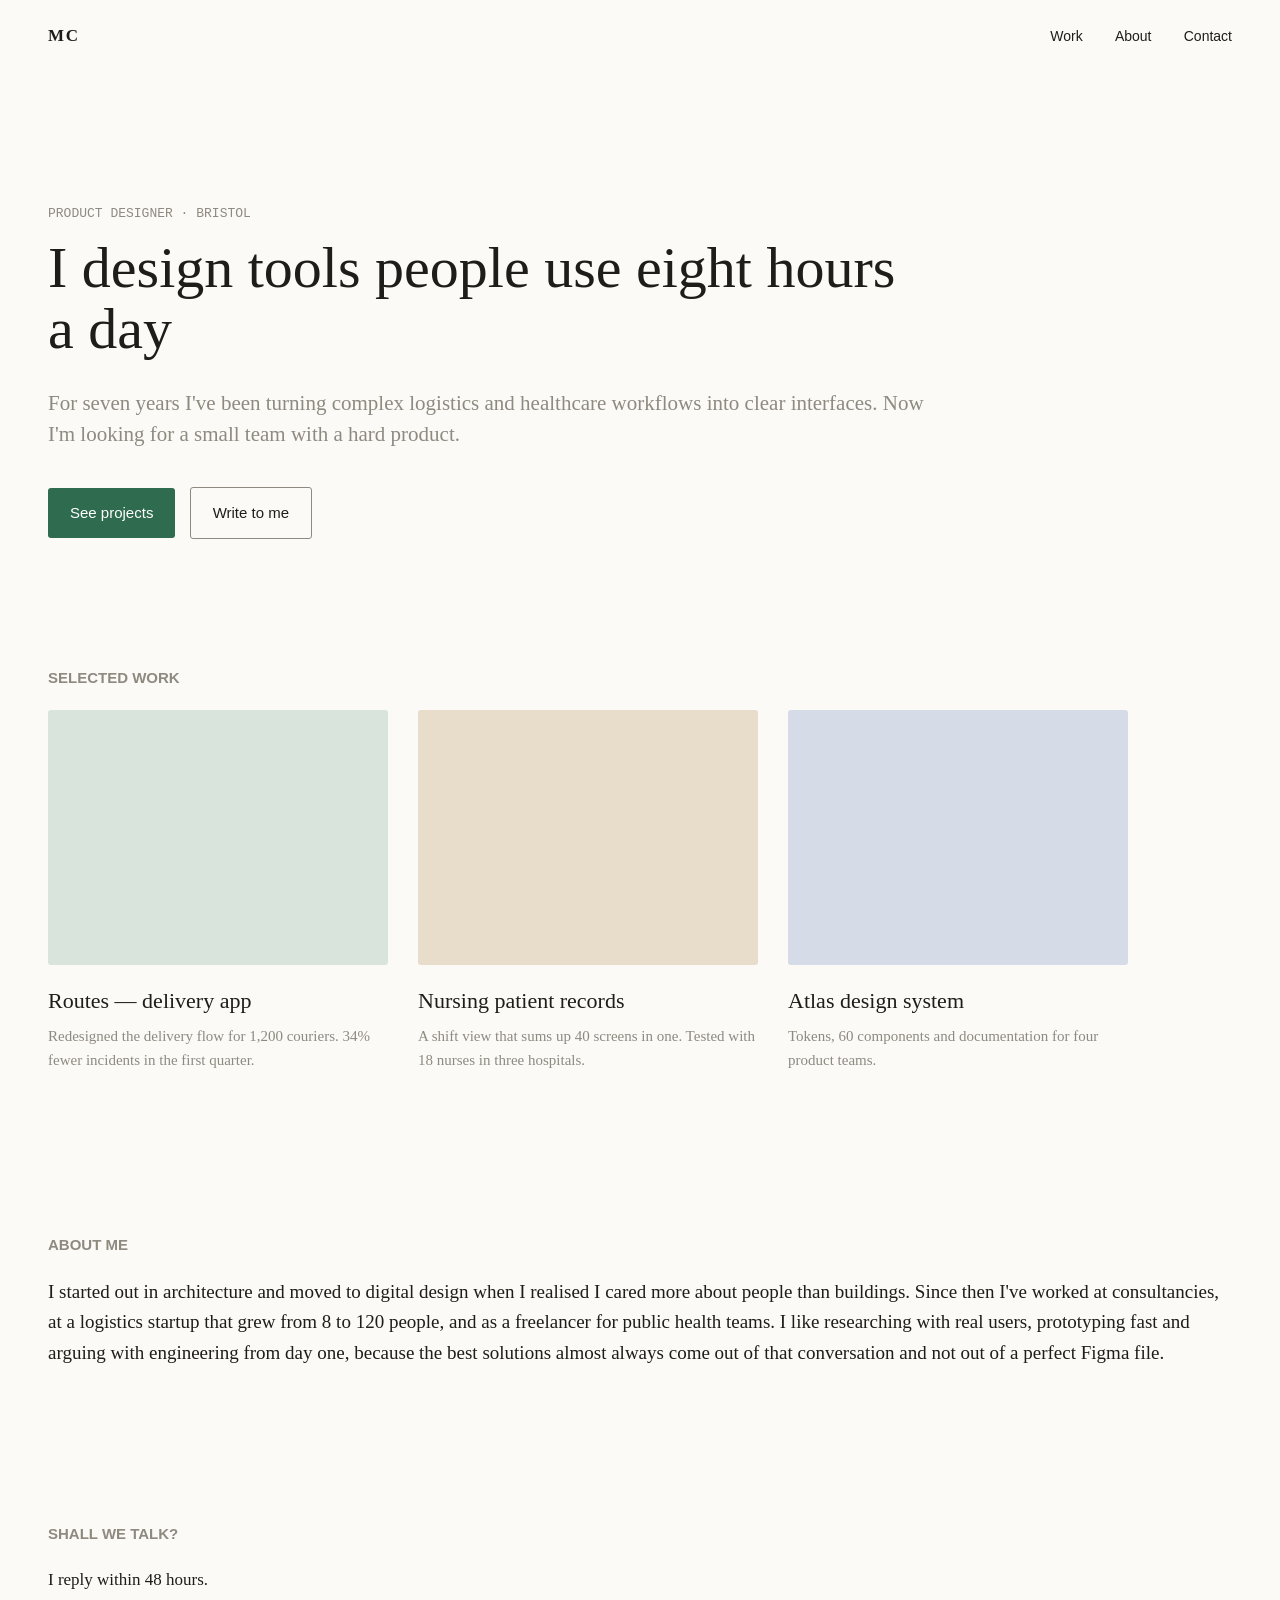
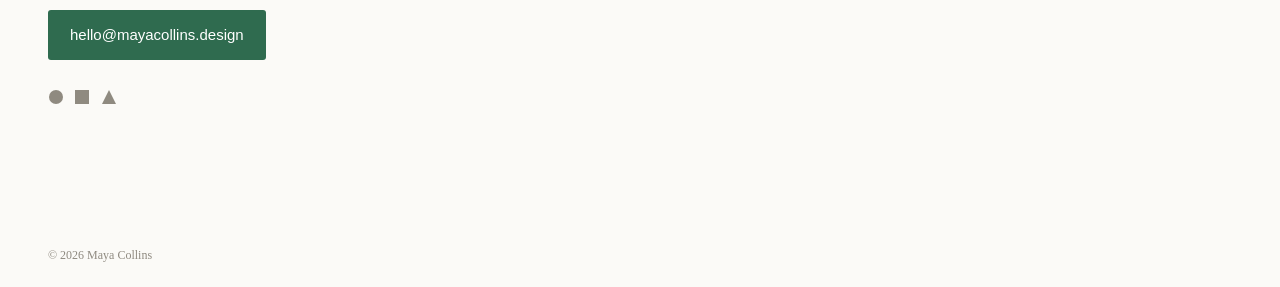
<file: evals/fixtures/portfolio/index.html>
<!doctype html>
<html lang="en">
<head>
  <meta charset="utf-8">
  <meta name="viewport" content="width=device-width, initial-scale=1">
  <title>Maya Collins — Product Design</title>
  <link rel="stylesheet" href="styles.css">
</head>
<body>
  <header class="site-header">
    <a class="logo" href="#">MC</a>
    <nav>
      <a href="#work">Work</a>
      <a href="#about">About</a>
      <a href="#contact">Contact</a>
    </nav>
  </header>

  <main>
    <section class="intro">
      <p class="eyebrow">Product designer · Bristol</p>
      <h1>I design tools people use eight hours a day</h1>
      <h2 class="lead">For seven years I've been turning complex logistics and healthcare workflows into clear interfaces. Now I'm looking for a small team with a hard product.</h2>
      <div class="actions">
        <a class="btn" href="#work">See projects</a>
        <a class="btn btn-secondary" href="mailto:hello@mayacollins.design">Write to me</a>
      </div>
    </section>

    <section id="work" class="work">
      <h3>Selected work</h3>
      <div class="grid">
        <article class="project">
          <div class="thumb" style="background:#d9e4dd"></div>
          <h4>Routes — delivery app</h4>
          <p>Redesigned the delivery flow for 1,200 couriers. 34% fewer incidents in the first quarter.</p>
        </article>
        <article class="project">
          <div class="thumb" style="background:#e8dccb"></div>
          <h4>Nursing patient records</h4>
          <p>A shift view that sums up 40 screens in one. Tested with 18 nurses in three hospitals.</p>
        </article>
        <article class="project">
          <div class="thumb" style="background:#d6dbe8"></div>
          <h4>Atlas design system</h4>
          <p>Tokens, 60 components and documentation for four product teams.</p>
        </article>
      </div>
    </section>

    <section id="about" class="about">
      <h3>About me</h3>
      <p>I started out in architecture and moved to digital design when I realised I cared more about people than buildings. Since then I've worked at consultancies, at a logistics startup that grew from 8 to 120 people, and as a freelancer for public health teams. I like researching with real users, prototyping fast and arguing with engineering from day one, because the best solutions almost always come out of that conversation and not out of a perfect Figma file.</p>
    </section>

    <section id="contact" class="contact">
      <h3>Shall we talk?</h3>
      <p>I reply within 48 hours.</p>
      <a class="btn" href="mailto:hello@mayacollins.design">hello@mayacollins.design</a>
      <div class="social">
        <a href="#"><svg width="16" height="16" viewBox="0 0 16 16"><circle cx="8" cy="8" r="7" fill="currentColor"/></svg></a>
        <a href="#"><svg width="16" height="16" viewBox="0 0 16 16"><rect x="1" y="1" width="14" height="14" fill="currentColor"/></svg></a>
        <a href="#"><svg width="16" height="16" viewBox="0 0 16 16"><path d="M1 15L8 1l7 14z" fill="currentColor"/></svg></a>
      </div>
    </section>
  </main>

  <footer>© 2026 Maya Collins</footer>
</body>
</html>
</file>
<file: evals/fixtures/portfolio/styles.css>
:root {
  --bg: #fbfaf7;
  --ink: #1f1d1a;
  --muted: #8f8a80;
  --accent: #2f6b4f;
}

@media (prefers-color-scheme: dark) {
  :root {
    --bg: #000000;
    --ink: #ffffff;
    --muted: #6d6a64;
    --accent: #2f6b4f;
  }
}

* { box-sizing: border-box; }

body {
  margin: 0;
  background: var(--bg);
  color: var(--ink);
  font-family: Georgia, serif;
  font-size: 17px;
  line-height: 1.6;
}

a { color: inherit; }
a:focus { outline: none; }

.site-header {
  display: flex;
  justify-content: space-between;
  align-items: center;
  padding: 22px 48px;
}

.logo { font-weight: 700; text-decoration: none; letter-spacing: .1em; }

nav a {
  margin-left: 28px;
  text-decoration: none;
  font-family: Helvetica, Arial, sans-serif;
  font-size: 14px;
}

.intro {
  max-width: 980px;
  padding: 120px 48px 72px;
}

.eyebrow {
  font-family: "Courier New", monospace;
  text-transform: uppercase;
  font-size: 13px;
  color: var(--muted);
}

h1 {
  font-size: 58px;
  line-height: 1.05;
  margin: 12px 0 28px;
  font-weight: 400;
}

.lead {
  font-size: 21px;
  font-weight: 400;
  color: var(--muted);
  line-height: 1.5;
}

.actions { margin-top: 36px; }

.btn {
  display: inline-block;
  padding: 13px 22px;
  background: var(--accent);
  color: #fff;
  text-decoration: none;
  border-radius: 3px;
  font-family: Helvetica, Arial, sans-serif;
  font-size: 15px;
  transition: all .6s linear;
}

.btn-secondary {
  background: transparent;
  color: var(--ink);
  border: 1px solid var(--muted);
  margin-left: 10px;
}

.work { padding: 40px 48px 96px; }

h3 {
  font-size: 15px;
  font-family: Helvetica, Arial, sans-serif;
  text-transform: uppercase;
  color: var(--muted);
  margin-bottom: 20px;
}

.grid {
  display: grid;
  grid-template-columns: repeat(3, 340px);
  gap: 30px;
}

.project h4 { font-size: 22px; margin: 18px 0 6px; font-weight: 400; }
.project p { margin: 0; font-size: 15px; color: var(--muted); }
.thumb { aspect-ratio: 4 / 3; border-radius: 3px; }

.about {
  padding: 50px 48px;
}

.about p { font-size: 19px; }

.contact {
  padding: 70px 48px 110px;
}

.contact h3 { font-size: 15px; }

.social { margin-top: 26px; }
.social a { margin-right: 6px; color: var(--muted); }

footer {
  padding: 22px 48px;
  font-size: 12px;
  color: var(--muted);
}
</file>
